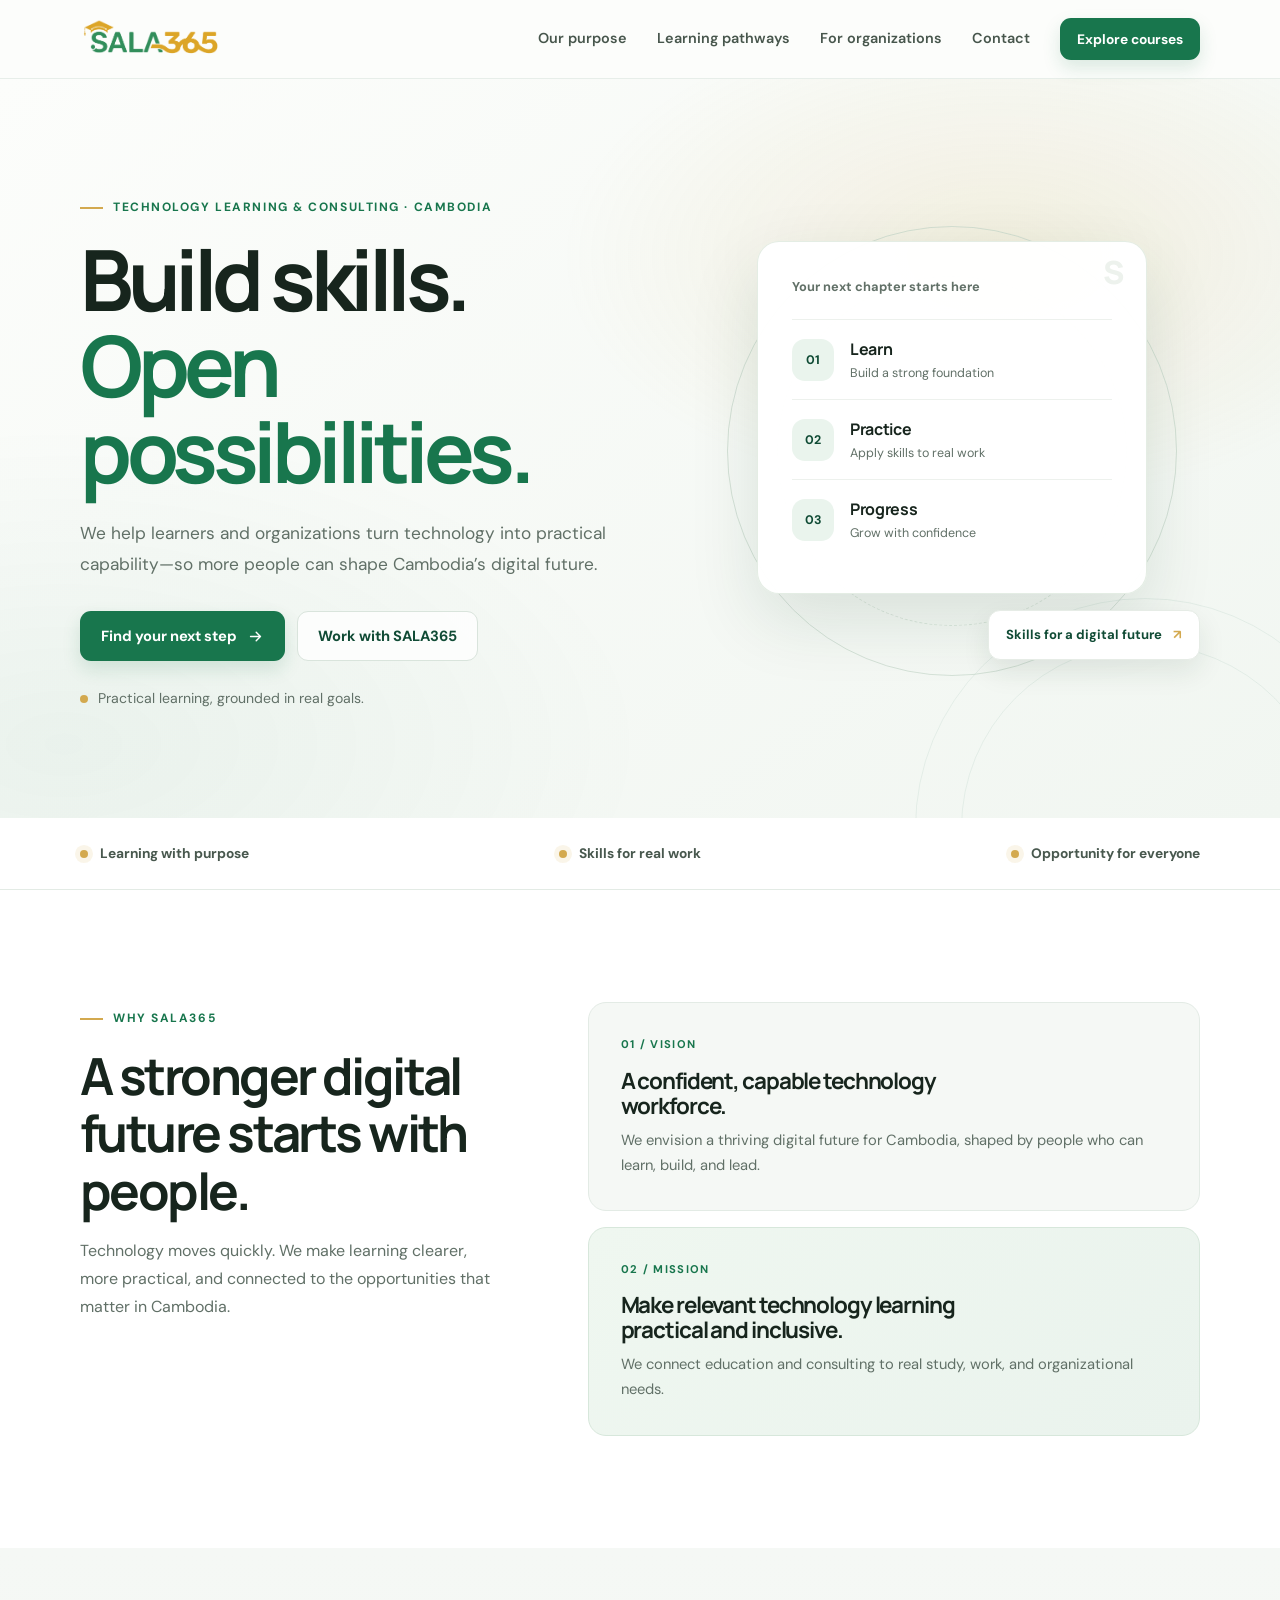
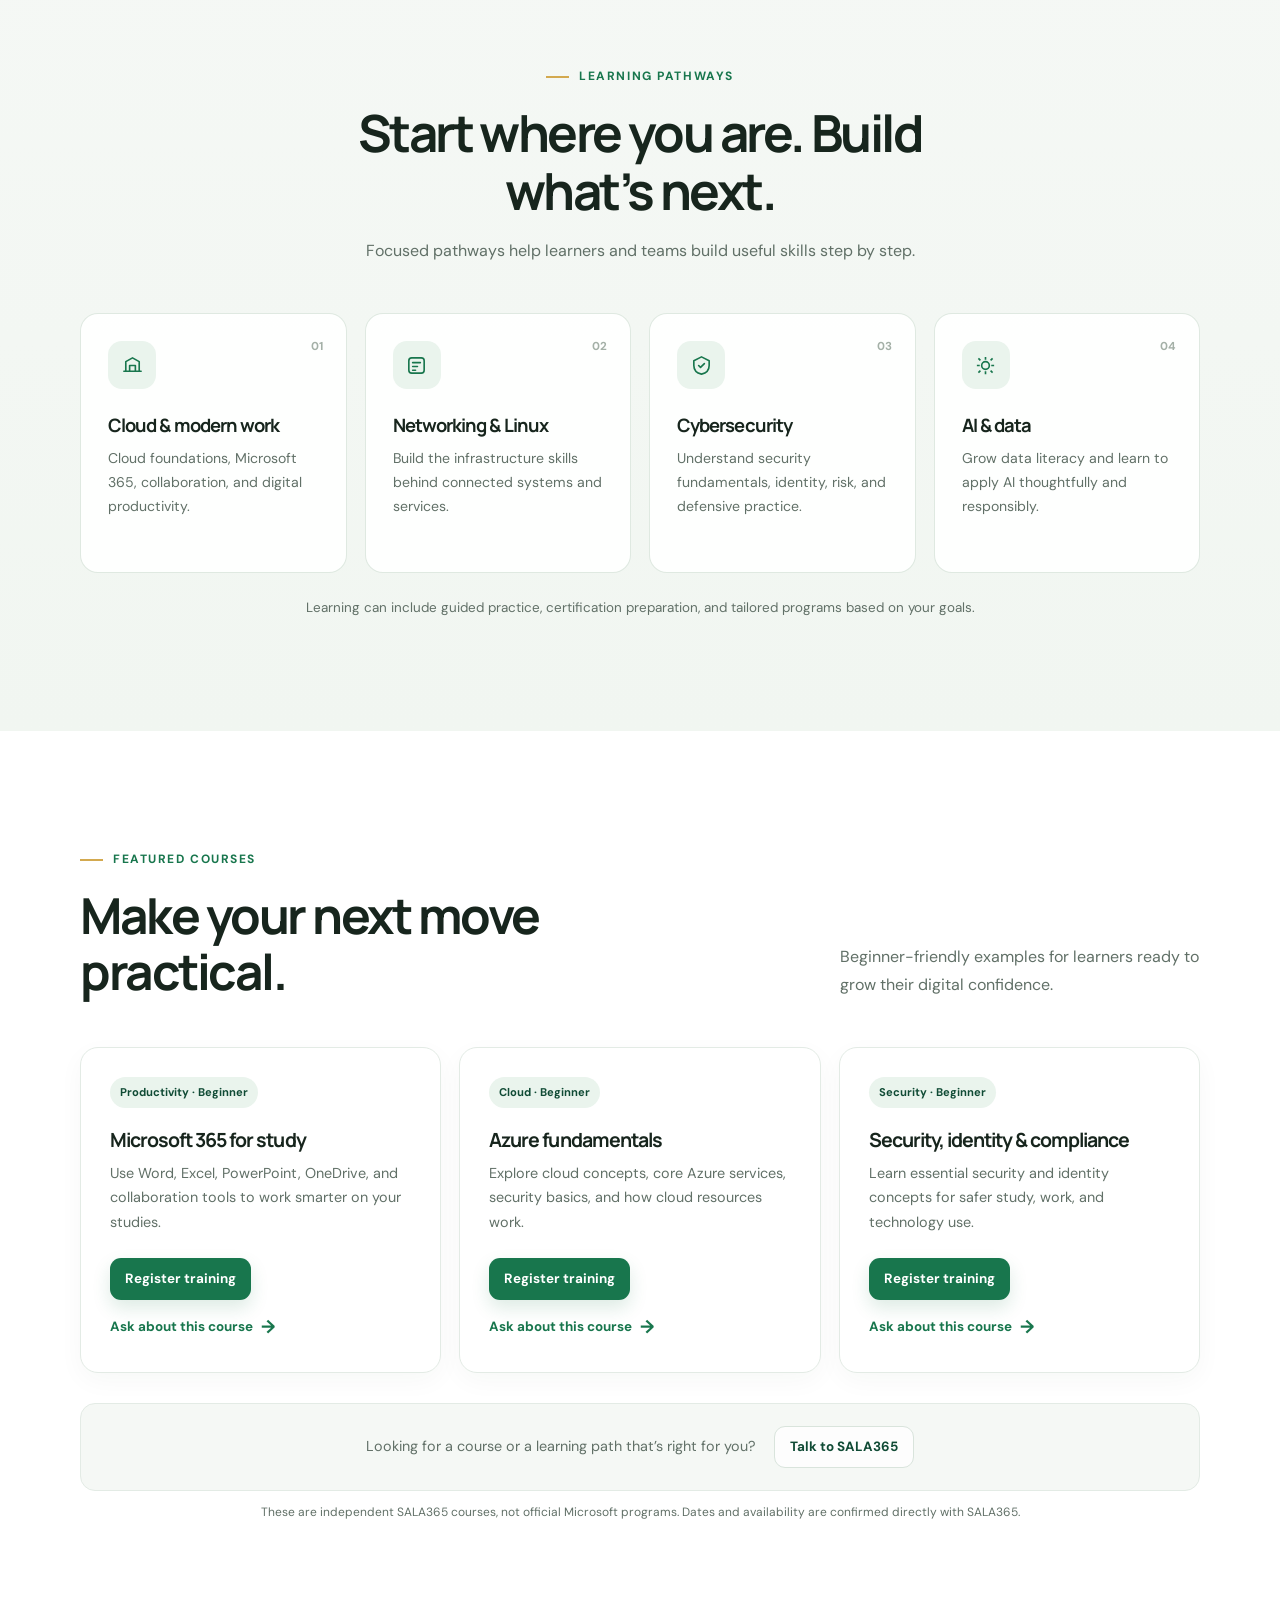
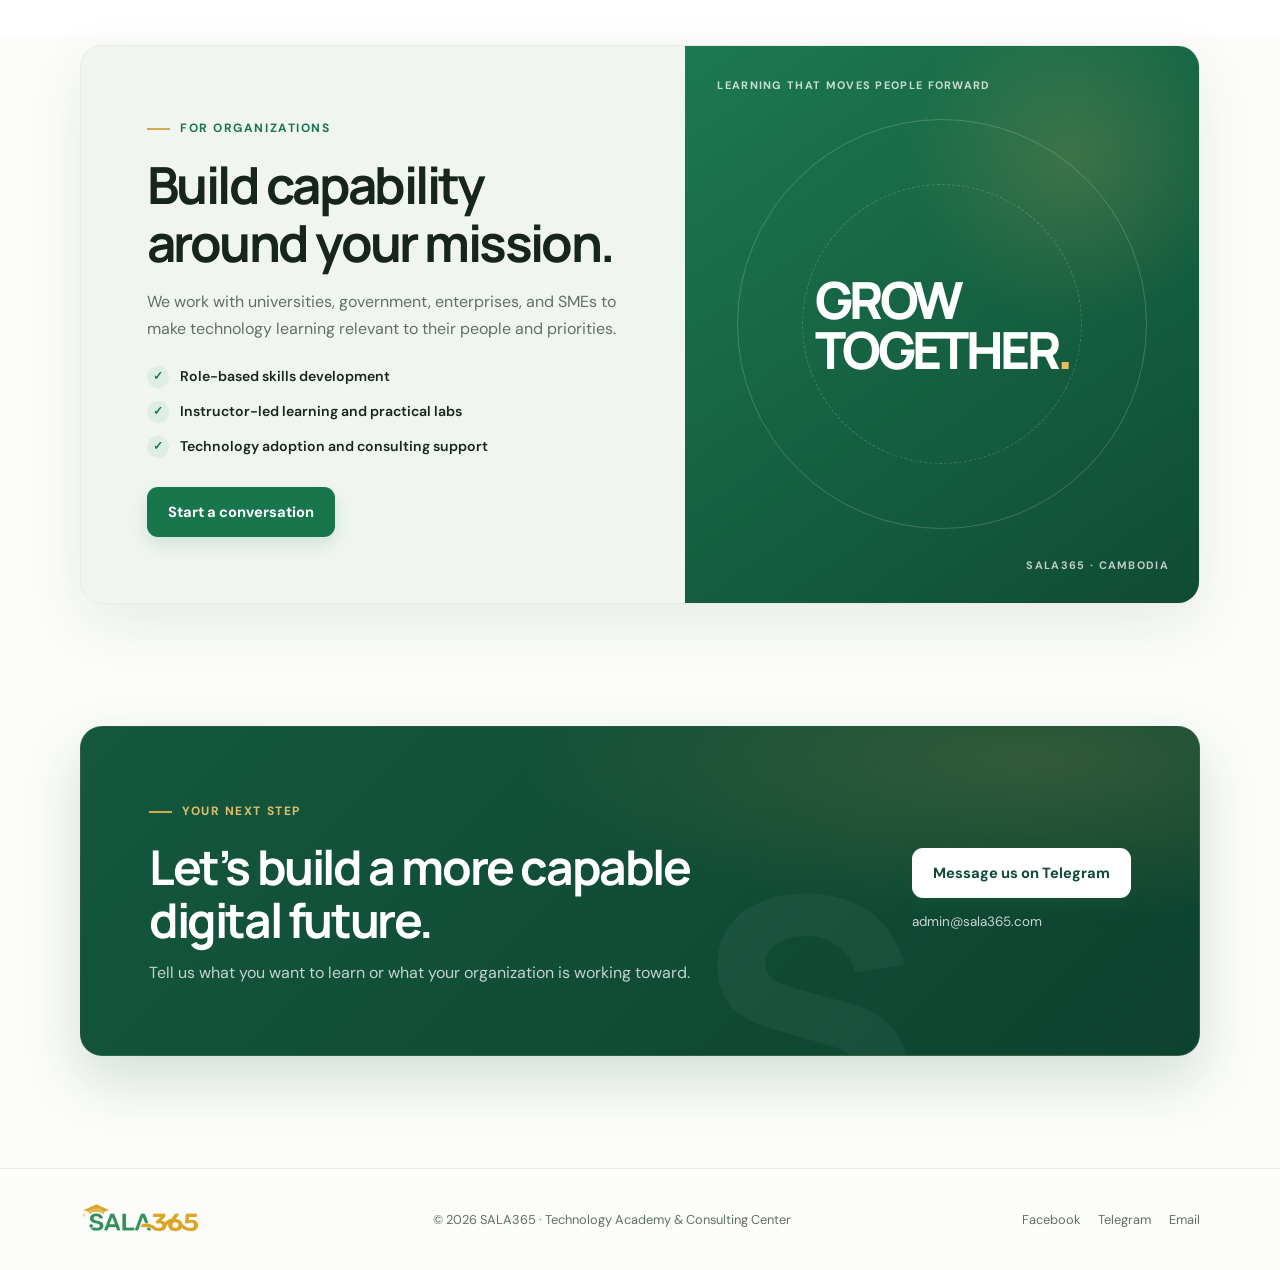
<file: index.html>
<!doctype html>
<html lang="en">
<head>
  <meta charset="utf-8">
  <meta name="viewport" content="width=device-width, initial-scale=1">
  <meta name="theme-color" content="#f7f8f5">
  <meta name="description" content="SALA365 helps people and organizations in Cambodia build practical technology skills and a confident digital future.">
  <title>SALA365 | Practical technology learning for Cambodia</title>
  <link rel="preconnect" href="https://fonts.googleapis.com">
  <link rel="preconnect" href="https://fonts.gstatic.com" crossorigin>
  <link href="https://fonts.googleapis.com/css2?family=DM+Sans:wght@400;500;600;700&family=Manrope:wght@500;600;700;800&display=swap" rel="stylesheet">
  <link rel="stylesheet" href="/style.css?v=8">
</head>
<body>
  <header class="site-header">
    <div class="container nav">
      <a class="brand" href="#home" aria-label="SALA365 home">
        <img src="/logo.png" alt="SALA365">
      </a>
      <button class="menu-toggle" type="button" aria-label="Open navigation menu" aria-expanded="false" aria-controls="primary-navigation">
        <svg viewBox="0 0 24 24" fill="none" stroke="currentColor" stroke-width="1.8" aria-hidden="true">
          <path d="M4 7h16M4 12h16M4 17h16" stroke-linecap="round"></path>
        </svg>
      </button>
      <nav class="nav-links" id="primary-navigation" aria-label="Main navigation">
        <a href="#mission">Our purpose</a>
        <a href="#pathways">Learning pathways</a>
        <a href="#organizations">For organizations</a>
        <a href="#contact">Contact</a>
        <a class="button nav-cta" href="#courses">Explore courses</a>
      </nav>
    </div>
  </header>

  <main>
    <section class="hero" id="home">
      <div class="container hero-grid">
        <div class="hero-copy">
          <p class="eyebrow">Technology learning &amp; consulting · Cambodia</p>
          <h1>Build skills.<br><span>Open possibilities.</span></h1>
          <p class="hero-description">We help learners and organizations turn technology into practical capability—so more people can shape Cambodia’s digital future.</p>
          <div class="hero-actions">
            <a class="button" href="#courses">
              Find your next step
              <svg class="arrow" viewBox="0 0 24 24" fill="none" stroke="currentColor" stroke-width="2" aria-hidden="true"><path d="M5 12h14M13 6l6 6-6 6" stroke-linecap="round" stroke-linejoin="round"></path></svg>
            </a>
            <a class="button button-secondary" href="#organizations">Work with SALA365</a>
          </div>
          <p class="hero-note"><span class="note-dot" aria-hidden="true"></span> Practical learning, grounded in real goals.</p>
        </div>
        <div class="hero-visual" aria-label="SALA365 approach: learn, practice, progress">
          <div class="visual-orbit orbit-one"></div>
          <div class="visual-orbit orbit-two"></div>
          <div class="hero-card">
            <span class="card-kicker">Your next chapter starts here</span>
            <div class="journey-step"><span>01</span><div><strong>Learn</strong><small>Build a strong foundation</small></div></div>
            <div class="journey-step"><span>02</span><div><strong>Practice</strong><small>Apply skills to real work</small></div></div>
            <div class="journey-step"><span>03</span><div><strong>Progress</strong><small>Grow with confidence</small></div></div>
            <div class="card-mark" aria-hidden="true">S</div>
          </div>
          <span class="floating-note">Skills for a digital future <span aria-hidden="true">↗</span></span>
        </div>
      </div>
      <div class="hero-glow" aria-hidden="true"></div>
    </section>

    <section class="principles" aria-label="What guides our work">
      <div class="container principles-row">
        <span>Learning with purpose</span>
        <span>Skills for real work</span>
        <span>Opportunity for everyone</span>
      </div>
    </section>

    <section class="section purpose-section" id="mission">
      <div class="container purpose-layout">
        <div class="section-intro">
          <p class="eyebrow">Why SALA365</p>
          <h2>A stronger digital future starts with people.</h2>
          <p>Technology moves quickly. We make learning clearer, more practical, and connected to the opportunities that matter in Cambodia.</p>
        </div>
        <div class="purpose-cards">
          <article class="purpose-card">
            <span class="card-index">01 / VISION</span>
            <h3>A confident, capable technology workforce.</h3>
            <p>We envision a thriving digital future for Cambodia, shaped by people who can learn, build, and lead.</p>
          </article>
          <article class="purpose-card purpose-card-accent">
            <span class="card-index">02 / MISSION</span>
            <h3>Make relevant technology learning practical and inclusive.</h3>
            <p>We connect education and consulting to real study, work, and organizational needs.</p>
          </article>
        </div>
      </div>
    </section>

    <section class="section pathways-section" id="pathways">
      <div class="container">
        <div class="section-heading">
          <p class="eyebrow">Learning pathways</p>
          <h2>Start where you are. Build what’s next.</h2>
          <p>Focused pathways help learners and teams build useful skills step by step.</p>
        </div>
        <div class="pathway-grid">
          <article class="pathway-card">
            <span class="pathway-number">01</span>
            <div class="pathway-icon" aria-hidden="true"><svg viewBox="0 0 24 24" fill="none" stroke="currentColor" stroke-width="1.7"><path d="M5 18V8l7-4 7 4v10M9 18v-6h6v6M3 18h18" stroke-linecap="round" stroke-linejoin="round"></path></svg></div>
            <h3>Cloud &amp; modern work</h3>
            <p>Cloud foundations, Microsoft 365, collaboration, and digital productivity.</p>
          </article>
          <article class="pathway-card">
            <span class="pathway-number">02</span>
            <div class="pathway-icon" aria-hidden="true"><svg viewBox="0 0 24 24" fill="none" stroke="currentColor" stroke-width="1.7"><rect x="4" y="4" width="16" height="16" rx="3"></rect><path d="M8 9h8M8 13h5M8 17h3" stroke-linecap="round"></path></svg></div>
            <h3>Networking &amp; Linux</h3>
            <p>Build the infrastructure skills behind connected systems and services.</p>
          </article>
          <article class="pathway-card">
            <span class="pathway-number">03</span>
            <div class="pathway-icon" aria-hidden="true"><svg viewBox="0 0 24 24" fill="none" stroke="currentColor" stroke-width="1.7"><path d="M12 3 4 7v5c0 5 3.4 8 8 9 4.6-1 8-4 8-9V7l-8-4Z" stroke-linejoin="round"></path><path d="m9 12 2 2 4-4" stroke-linecap="round" stroke-linejoin="round"></path></svg></div>
            <h3>Cybersecurity</h3>
            <p>Understand security fundamentals, identity, risk, and defensive practice.</p>
          </article>
          <article class="pathway-card">
            <span class="pathway-number">04</span>
            <div class="pathway-icon" aria-hidden="true"><svg viewBox="0 0 24 24" fill="none" stroke="currentColor" stroke-width="1.7"><path d="M12 3v3m0 12v3M4.6 4.6l2.1 2.1m10.6 10.6 2.1 2.1M3 12h3m12 0h3M4.6 19.4l2.1-2.1M17.3 6.7l2.1-2.1"></path><circle cx="12" cy="12" r="4"></circle></svg></div>
            <h3>AI &amp; data</h3>
            <p>Grow data literacy and learn to apply AI thoughtfully and responsibly.</p>
          </article>
        </div>
        <p class="pathway-note">Learning can include guided practice, certification preparation, and tailored programs based on your goals.</p>
      </div>
    </section>

    <section class="section courses-section" id="courses">
      <div class="container">
        <div class="section-heading section-heading-row">
          <div>
            <p class="eyebrow">Featured courses</p>
            <h2>Make your next move practical.</h2>
          </div>
          <p>Beginner-friendly examples for learners ready to grow their digital confidence.</p>
        </div>
        <div class="course-grid">
          <article class="course-card">
            <span class="course-label">Productivity · Beginner</span>
            <h3>Microsoft 365 for study</h3>
            <p>Use Word, Excel, PowerPoint, OneDrive, and collaboration tools to work smarter on your studies.</p>
            <div class="course-actions">
              <a class="button" href="https://forms.cloud.microsoft/r/iywsNMEwHw" target="_blank" rel="noopener noreferrer">Register training</a>
              <a class="text-link" href="https://t.me/Sala365Bot?start=student-m365" target="_blank" rel="noopener noreferrer">Ask about this course <span aria-hidden="true">→</span></a>
            </div>
          </article>
          <article class="course-card">
            <span class="course-label">Cloud · Beginner</span>
            <h3>Azure fundamentals</h3>
            <p>Explore cloud concepts, core Azure services, security basics, and how cloud resources work.</p>
            <div class="course-actions">
              <a class="button" href="https://forms.cloud.microsoft/r/iywsNMEwHw" target="_blank" rel="noopener noreferrer">Register training</a>
              <a class="text-link" href="https://t.me/Sala365Bot?start=student-azure" target="_blank" rel="noopener noreferrer">Ask about this course <span aria-hidden="true">→</span></a>
            </div>
          </article>
          <article class="course-card">
            <span class="course-label">Security · Beginner</span>
            <h3>Security, identity &amp; compliance</h3>
            <p>Learn essential security and identity concepts for safer study, work, and technology use.</p>
            <div class="course-actions">
              <a class="button" href="https://forms.cloud.microsoft/r/iywsNMEwHw" target="_blank" rel="noopener noreferrer">Register training</a>
              <a class="text-link" href="https://t.me/Sala365Bot?start=student-security" target="_blank" rel="noopener noreferrer">Ask about this course <span aria-hidden="true">→</span></a>
            </div>
          </article>
        </div>
        <div class="course-cta">
          <p>Looking for a course or a learning path that’s right for you?</p>
          <a class="button button-secondary" href="https://t.me/Sala365Bot" target="_blank" rel="noopener noreferrer">Talk to SALA365</a>
        </div>
        <p class="course-disclaimer">These are independent SALA365 courses, not official Microsoft programs. Dates and availability are confirmed directly with SALA365.</p>
      </div>
    </section>

    <section class="section organizations-section" id="organizations">
      <div class="container organization-panel">
        <div class="organization-copy">
          <p class="eyebrow">For organizations</p>
          <h2>Build capability around your mission.</h2>
          <p>We work with universities, government, enterprises, and SMEs to make technology learning relevant to their people and priorities.</p>
          <ul class="organization-list">
            <li><span aria-hidden="true">✓</span> Role-based skills development</li>
            <li><span aria-hidden="true">✓</span> Instructor-led learning and practical labs</li>
            <li><span aria-hidden="true">✓</span> Technology adoption and consulting support</li>
          </ul>
          <a class="button" href="mailto:admin@sala365.com?subject=Let%27s%20work%20together%20-%20SALA365">Start a conversation</a>
        </div>
        <div class="organization-art" aria-hidden="true">
          <span class="art-caption">Learning that moves people forward</span>
          <div class="art-circle circle-large"></div>
          <div class="art-circle circle-small"></div>
          <div class="art-word">GROW<br>TOGETHER<span>.</span></div>
          <span class="art-coordinate">SALA365 · CAMBODIA</span>
        </div>
      </div>
    </section>

    <section class="section contact-section" id="contact">
      <div class="container contact-panel">
        <div>
          <p class="eyebrow">Your next step</p>
          <h2>Let’s build a more capable digital future.</h2>
          <p>Tell us what you want to learn or what your organization is working toward.</p>
        </div>
        <div class="contact-actions">
          <a class="button button-light" href="https://t.me/Sala365Bot" target="_blank" rel="noopener noreferrer">Message us on Telegram</a>
          <a class="contact-email" href="mailto:admin@sala365.com">admin@sala365.com</a>
        </div>
        <span class="contact-decoration" aria-hidden="true">S</span>
      </div>
    </section>
  </main>

  <footer class="site-footer">
    <div class="container footer-row">
      <a class="brand footer-brand" href="#home" aria-label="SALA365 home"><img src="/logo.png" alt="SALA365"></a>
      <p class="footer-note">&copy; <span id="current-year"></span> SALA365 · Technology Academy &amp; Consulting Center</p>
      <div class="footer-links">
        <a href="https://www.facebook.com/sala365Cambodia" target="_blank" rel="noopener noreferrer">Facebook</a>
        <a href="https://t.me/Sala365Bot" target="_blank" rel="noopener noreferrer">Telegram</a>
        <a href="mailto:admin@sala365.com">Email</a>
      </div>
    </div>
  </footer>
  <script src="/script.js?v=6" defer></script>
</body>
</html>
</file>
<file: style.css>
:root {
  color-scheme: light;
  --green: #18764d;
  --green-dark: #104b35;
  --green-pale: #eaf4ed;
  --gold: #d3a94f;
  --ink: #17251d;
  --muted: #617067;
  --line: #e3ebe5;
  --surface: #f5f8f5;
  --white: #fff;
  --radius: 20px;
  --shadow: 0 20px 60px rgba(20, 54, 37, .09);
  --shadow-hover: 0 24px 60px rgba(20, 54, 37, .13);
}

*, *::before, *::after { box-sizing: border-box; }
html { scroll-behavior: smooth; scroll-padding-top: 88px; }
body {
  margin: 0;
  background: #fcfdfb;
  color: var(--ink);
  font-family: "DM Sans", sans-serif;
  line-height: 1.65;
  -webkit-font-smoothing: antialiased;
}
a { color: inherit; }
button { font: inherit; }
img { max-width: 100%; }
h1, h2, h3, p { margin-top: 0; }
h1, h2, h3 { font-family: "Manrope", sans-serif; letter-spacing: -.05em; line-height: 1.12; }
.container { width: min(1120px, calc(100% - 48px)); margin-inline: auto; }
.section { padding: clamp(76px, 9vw, 112px) 0; }
.eyebrow {
  display: inline-flex;
  align-items: center;
  gap: 10px;
  margin: 0 0 18px;
  color: var(--green);
  font-size: .75rem;
  font-weight: 700;
  letter-spacing: .13em;
  text-transform: uppercase;
}
.eyebrow::before { width: 23px; height: 2px; background: var(--gold); content: ""; }
.button {
  display: inline-flex;
  min-height: 50px;
  align-items: center;
  justify-content: center;
  gap: 10px;
  padding: 12px 20px;
  border: 1px solid transparent;
  border-radius: 11px;
  background: var(--green);
  color: var(--white);
  font-size: .92rem;
  font-weight: 700;
  text-decoration: none;
  box-shadow: 0 8px 18px rgba(24, 118, 77, .15);
  transition: background .2s ease, transform .2s ease, border-color .2s ease, box-shadow .2s ease;
}
.button:hover { transform: translateY(-2px); background: var(--green-dark); box-shadow: 0 12px 24px rgba(24, 118, 77, .2); }
.button-secondary { border-color: #d9e4dc; background: rgba(255, 255, 255, .8); color: var(--green-dark); box-shadow: none; }
.button-secondary:hover { border-color: var(--green); background: var(--green-pale); box-shadow: none; }
.button:focus-visible, a:focus-visible, button:focus-visible { outline: 3px solid rgba(211, 169, 79, .8); outline-offset: 3px; }
.arrow { width: 17px; height: 17px; flex: none; }

.site-header {
  position: sticky;
  z-index: 20;
  top: 0;
  border-bottom: 1px solid rgba(227, 235, 229, .8);
  background: rgba(252, 253, 251, .9);
  backdrop-filter: blur(18px);
}
.nav { display: flex; min-height: 78px; align-items: center; justify-content: space-between; gap: 24px; }
.brand { display: inline-flex; align-items: center; text-decoration: none; }
.brand img { display: block; width: 142px; height: auto; }
.nav-links { display: flex; align-items: center; gap: 30px; }
.nav-links a:not(.button) { color: #47564c; font-size: .9rem; font-weight: 600; text-decoration: none; }
.nav-links a:not(.button):hover { color: var(--green); }
.nav-cta { min-height: 42px; padding: 9px 16px; font-size: .86rem; }
.menu-toggle {
  display: none;
  width: 44px;
  height: 44px;
  align-items: center;
  justify-content: center;
  border: 1px solid var(--line);
  border-radius: 9px;
  background: var(--white);
  color: var(--ink);
  cursor: pointer;
}
.menu-toggle svg { width: 22px; height: 22px; }

.hero {
  position: relative;
  overflow: hidden;
  padding: clamp(72px, 9vw, 112px) 0 clamp(76px, 9vw, 108px);
  background:
    radial-gradient(ellipse at 78% 24%, rgba(211, 169, 79, .14), transparent 31%),
    radial-gradient(ellipse at 5% 90%, rgba(24, 118, 77, .06), transparent 34%),
    linear-gradient(145deg, #fcfdfb 0%, #f1f6f1 100%);
}
.hero-grid { position: relative; z-index: 1; display: grid; align-items: center; gap: clamp(42px, 6vw, 76px); grid-template-columns: 1.05fr .95fr; }
.hero-copy { max-width: 640px; }
.hero h1 { max-width: 700px; margin-bottom: 24px; font-size: clamp(3.25rem, 6.6vw, 5.65rem); letter-spacing: -.065em; line-height: 1.02; }
.hero h1 span { color: var(--green); }
.hero-description { max-width: 570px; margin-bottom: 32px; color: var(--muted); font-size: clamp(1rem, 1.35vw, 1.12rem); line-height: 1.75; }
.hero-actions { display: flex; flex-wrap: wrap; gap: 12px; }
.hero-note { display: flex; align-items: center; gap: 10px; margin: 26px 0 0; color: var(--muted); font-size: .88rem; }
.note-dot { width: 8px; height: 8px; border-radius: 50%; background: var(--gold); }
.hero-visual { position: relative; display: flex; min-height: 450px; flex-direction: column; align-items: center; justify-content: center; }
.visual-orbit { position: absolute; aspect-ratio: 1; border: 1px solid rgba(199, 216, 202, .7); border-radius: 50%; }
.orbit-one { width: min(450px, 100%); }
.orbit-two { width: min(350px, 78%); border-style: dashed; opacity: .8; }
.hero-card {
  position: relative;
  z-index: 1;
  width: min(390px, 88%);
  padding: clamp(25px, 3vw, 34px);
  border: 1px solid rgba(225, 235, 226, .9);
  border-radius: 22px;
  background: rgba(255, 255, 255, .97);
  box-shadow: 0 25px 70px rgba(20, 54, 37, .12);
}
.card-kicker { display: block; margin-bottom: 22px; color: var(--muted); font-size: .8rem; font-weight: 700; }
.journey-step { display: flex; align-items: center; gap: 16px; padding: 16px 0; border-top: 1px solid #edf1ed; }
.journey-step > span { display: grid; width: 42px; height: 42px; flex: none; place-items: center; border-radius: 13px; background: var(--green-pale); color: var(--green-dark); font-size: .78rem; font-weight: 700; }
.journey-step strong, .journey-step small { display: block; }
.journey-step strong { font-family: "Manrope", sans-serif; font-size: 1rem; letter-spacing: -.02em; }
.journey-step small { color: var(--muted); font-size: .78rem; }
.card-mark { position: absolute; top: 18px; right: 22px; color: #edf2ed; font-family: "Manrope", sans-serif; font-size: 2rem; font-weight: 800; line-height: .8; }
.floating-note { position: relative; z-index: 2; align-self: flex-end; margin-top: 16px; padding: 13px 17px; border: 1px solid #e6ece6; border-radius: 12px; background: var(--white); box-shadow: 0 12px 28px rgba(20, 54, 37, .09); color: var(--green-dark); font-size: .82rem; font-weight: 700; }
.floating-note span { margin-left: 8px; color: var(--gold); }
.hero-glow { position: absolute; right: -95px; bottom: -240px; width: 460px; height: 460px; border: 1px solid rgba(23, 107, 72, .07); border-radius: 50%; }
.hero-glow::before { position: absolute; inset: 45px; border: inherit; border-radius: 50%; content: ""; }

.principles { padding: 24px 0; border-bottom: 1px solid var(--line); background: var(--white); }
.principles-row { display: flex; justify-content: space-between; gap: 24px; color: #48584e; font-size: .86rem; font-weight: 700; }
.principles-row span { display: flex; align-items: center; gap: 12px; }
.principles-row span::before { width: 8px; height: 8px; border-radius: 50%; background: var(--gold); box-shadow: 0 0 0 5px rgba(211, 169, 79, .12); content: ""; }

.purpose-section { background: var(--white); }
.purpose-layout { display: grid; align-items: start; gap: clamp(40px, 7vw, 82px); grid-template-columns: .82fr 1.18fr; }
.section-intro { max-width: 420px; }
.section-intro h2, .section-heading h2, .organization-copy h2, .contact-panel h2 { margin-bottom: 18px; font-size: clamp(2.15rem, 4vw, 3.35rem); }
.section-intro > p:last-child, .section-heading > p:last-child { color: var(--muted); line-height: 1.75; }
.purpose-cards { display: grid; gap: 16px; }
.purpose-card { padding: clamp(25px, 3vw, 32px); border: 1px solid var(--line); border-radius: 18px; background: var(--surface); }
.purpose-card-accent { border-color: #d7e7db; background: linear-gradient(135deg, #eff7f0, #eaf3ed); }
.card-index { display: block; margin-bottom: 14px; color: var(--green); font-size: .7rem; font-weight: 700; letter-spacing: .12em; }
.purpose-card h3 { max-width: 420px; margin-bottom: 10px; font-size: 1.4rem; }
.purpose-card p { max-width: 540px; margin: 0; color: var(--muted); font-size: .92rem; line-height: 1.7; }

.pathways-section { background: linear-gradient(180deg, #f5f8f5, #f1f6f1); }
.section-heading { max-width: 700px; margin: 0 auto 48px; text-align: center; }
.section-heading > p:last-child { margin-bottom: 0; }
.pathway-grid { display: grid; gap: 18px; grid-template-columns: repeat(4, 1fr); }
.pathway-card { position: relative; min-height: 260px; padding: 27px; border: 1px solid rgba(222, 232, 224, .95); border-radius: 18px; background: rgba(255, 255, 255, .92); transition: transform .2s ease, box-shadow .2s ease, border-color .2s ease; }
.pathway-card:hover { transform: translateY(-4px); border-color: #cbdccf; box-shadow: var(--shadow-hover); }
.pathway-number { position: absolute; top: 23px; right: 23px; color: #a4b0a7; font-size: .72rem; font-weight: 700; }
.pathway-icon { display: grid; width: 48px; height: 48px; margin-bottom: 26px; place-items: center; border-radius: 14px; background: var(--green-pale); color: var(--green); }
.pathway-icon svg { width: 23px; height: 23px; }
.pathway-card h3 { margin-bottom: 11px; font-size: 1.15rem; }
.pathway-card p { margin: 0; color: var(--muted); font-size: .88rem; line-height: 1.7; }
.pathway-note { margin: 24px 0 0; color: var(--muted); font-size: .84rem; text-align: center; }

.courses-section { background: var(--white); }
.section-heading-row { display: flex; max-width: none; align-items: end; justify-content: space-between; gap: 40px; text-align: left; }
.section-heading-row > div { max-width: 570px; }
.section-heading-row h2 { margin-bottom: 0; font-size: clamp(2rem, 4vw, 3.1rem); }
.section-heading-row > p { max-width: 360px; margin: 0 0 5px; }
.course-grid { display: grid; gap: 18px; grid-template-columns: repeat(3, 1fr); }
.course-card { display: flex; min-height: 280px; flex-direction: column; padding: 29px; border: 1px solid var(--line); border-radius: 18px; background: var(--white); box-shadow: 0 8px 26px rgba(20, 54, 37, .035); transition: transform .2s ease, box-shadow .2s ease, border-color .2s ease; }
.course-card:hover { transform: translateY(-3px); border-color: #cfdfd2; box-shadow: var(--shadow); }
.course-label { display: inline-flex; align-self: flex-start; margin-bottom: 21px; padding: 6px 10px; border-radius: 99px; background: var(--green-pale); color: var(--green-dark); font-size: .7rem; font-weight: 700; }
.course-card h3 { margin-bottom: 10px; font-size: 1.22rem; }
.course-card p { margin-bottom: 24px; color: var(--muted); font-size: .9rem; line-height: 1.7; }
.course-actions { display: grid; justify-items: start; gap: 12px; margin-top: auto; }
.course-card .button { min-height: 42px; padding: 9px 14px; font-size: .84rem; }
.text-link { display: inline-flex; align-items: center; gap: 8px; color: var(--green); font-size: .84rem; font-weight: 700; text-decoration: none; }
.text-link:hover { color: var(--green-dark); }
.text-link span { font-size: 1.15rem; transition: transform .2s ease; }
.text-link:hover span { transform: translateX(3px); }
.course-cta { display: flex; align-items: center; justify-content: center; gap: 18px; margin-top: 30px; padding: 22px; border: 1px solid var(--line); border-radius: 15px; background: var(--surface); }
.course-cta p { margin: 0; color: var(--muted); font-size: .9rem; }
.course-cta .button { min-height: 42px; padding: 9px 15px; font-size: .84rem; }
.course-disclaimer { margin: 12px 0 0; color: var(--muted); font-size: .75rem; text-align: center; }

.organizations-section { padding-top: 10px; }
.organization-panel { display: grid; overflow: hidden; grid-template-columns: 1fr .85fr; border: 1px solid #e6ede7; border-radius: 22px; background: #f1f5f1; box-shadow: var(--shadow); }
.organization-copy { padding: clamp(32px, 6vw, 66px); }
.organization-copy > p:not(.eyebrow) { max-width: 520px; margin-bottom: 23px; color: var(--muted); }
.organization-list { display: grid; gap: 12px; margin: 0 0 28px; padding: 0; list-style: none; }
.organization-list li { display: flex; align-items: center; gap: 11px; font-size: .88rem; font-weight: 600; }
.organization-list li span { display: grid; width: 22px; height: 22px; flex: none; place-items: center; border-radius: 50%; background: #dfeee3; color: var(--green); font-size: .73rem; font-weight: 700; }
.organization-art { position: relative; display: flex; min-height: 460px; align-items: center; justify-content: center; overflow: hidden; background: radial-gradient(circle at 75% 20%, rgba(211, 169, 79, .2), transparent 28%), linear-gradient(145deg, #1c7951, #104b35); color: var(--white); }
.art-caption, .art-coordinate { position: absolute; z-index: 1; font-size: .68rem; font-weight: 700; letter-spacing: .12em; text-transform: uppercase; }
.art-caption { top: 31px; left: 32px; opacity: .76; }
.art-coordinate { right: 30px; bottom: 28px; opacity: .72; }
.art-circle { position: absolute; aspect-ratio: 1; border: 1px solid rgba(255, 255, 255, .19); border-radius: 50%; }
.circle-large { width: 410px; }
.circle-small { width: 280px; border-style: dashed; }
.art-word { position: relative; z-index: 1; font-family: "Manrope", sans-serif; font-size: clamp(2.4rem, 4vw, 3.4rem); font-weight: 800; letter-spacing: -.07em; line-height: .98; }
.art-word span { color: #e7bd60; }

.contact-section { padding-top: 10px; }
.contact-panel { position: relative; display: flex; align-items: center; justify-content: space-between; gap: 34px; overflow: hidden; padding: clamp(34px, 6vw, 68px); border: 1px solid rgba(255, 255, 255, .08); border-radius: 22px; background: radial-gradient(ellipse at 85% 10%, rgba(211, 169, 79, .18), transparent 38%), linear-gradient(135deg, #14583e, #0d422f); box-shadow: 0 24px 60px rgba(14, 76, 52, .18); color: var(--white); }
.contact-panel .eyebrow { color: #e1be6a; }
.contact-panel h2 { max-width: 610px; margin-bottom: 13px; font-size: clamp(2rem, 4vw, 3rem); }
.contact-panel > div:first-child > p:last-child { max-width: 570px; margin: 0; color: rgba(255, 255, 255, .75); }
.contact-actions { position: relative; z-index: 1; display: grid; flex: none; justify-items: start; gap: 13px; }
.button-light { background: var(--white); color: var(--green-dark); }
.button-light:hover { background: #eaf3ed; color: var(--green-dark); }
.contact-email { color: rgba(255, 255, 255, .78); font-size: .84rem; text-decoration: none; }
.contact-email:hover { color: var(--white); text-decoration: underline; text-underline-offset: 3px; }
.contact-decoration { position: absolute; right: 25%; bottom: -125px; color: rgba(255, 255, 255, .045); font-family: "Manrope", sans-serif; font-size: 21rem; font-weight: 800; line-height: 1; }

.site-footer { padding: 34px 0; border-top: 1px solid var(--line); background: #fcfdfb; }
.footer-row { display: flex; align-items: center; justify-content: space-between; gap: 22px; }
.footer-brand img { width: 122px; }
.footer-note { margin: 0; color: var(--muted); font-size: .8rem; }
.footer-links { display: flex; gap: 18px; }
.footer-links a { color: var(--muted); font-size: .8rem; text-decoration: none; }
.footer-links a:hover { color: var(--green); }

@media (max-width: 960px) {
  .nav { min-height: 70px; }
  .menu-toggle { display: inline-flex; }
  .nav-links {
    position: absolute;
    top: calc(100% + 1px);
    right: 0;
    left: 0;
    display: none;
    align-items: stretch;
    gap: 0;
    padding: 10px 24px 20px;
    border-bottom: 1px solid var(--line);
    background: var(--white);
  }
  .nav-links.is-open { display: flex; flex-direction: column; }
  .nav-links a:not(.button) { padding: 12px 4px; border-bottom: 1px solid #f0f3f0; }
  .nav-links .nav-cta { align-self: flex-start; margin-top: 14px; }
  .hero-grid { gap: 35px; grid-template-columns: 1fr .9fr; }
  .hero h1 { font-size: clamp(3rem, 6vw, 4.5rem); }
  .purpose-layout { gap: 40px; grid-template-columns: .8fr 1.2fr; }
  .pathway-grid { grid-template-columns: repeat(2, 1fr); }
  .organization-art { min-height: 390px; }
  .footer-row { flex-wrap: wrap; }
}

@media (max-width: 800px) {
  .hero-grid { grid-template-columns: 1fr; }
  .hero-copy { max-width: 700px; }
  .hero-visual { min-height: 390px; }
}

@media (max-width: 680px) {
  html { scroll-padding-top: 72px; }
  .container { width: min(100% - 36px, 560px); }
  .section { padding: 72px 0; }
  .brand img { width: 128px; }
  .hero { padding: 58px 0 48px; }
  .hero-grid { gap: 25px; grid-template-columns: 1fr; }
  .hero h1 { font-size: clamp(2.85rem, 12.5vw, 4.2rem); }
  .hero-description { font-size: 1rem; }
  .hero-visual { min-height: 350px; }
  .principles-row { align-items: flex-start; flex-direction: column; gap: 10px; font-size: .81rem; }
  .purpose-layout { gap: 28px; grid-template-columns: 1fr; }
  .section-intro { max-width: 520px; }
  .section-intro h2, .section-heading h2, .organization-copy h2 { font-size: 2.2rem; }
  .section-heading { margin-bottom: 32px; text-align: left; }
  .pathway-grid, .course-grid { grid-template-columns: 1fr; }
  .pathway-card { min-height: 0; }
  .course-card { min-height: 0; }
  .section-heading-row { align-items: flex-start; flex-direction: column; gap: 14px; }
  .section-heading-row h2 { font-size: 2.2rem; }
  .course-cta { align-items: flex-start; flex-direction: column; }
  .organization-panel { grid-template-columns: 1fr; }
  .organization-copy { padding: 32px 25px 38px; }
  .organization-art { min-height: 330px; }
  .contact-panel { align-items: flex-start; flex-direction: column; padding: 32px 25px; }
  .contact-actions { gap: 11px; }
  .contact-decoration { right: -30px; bottom: -75px; font-size: 15rem; }
  .footer-row { align-items: flex-start; flex-direction: column; gap: 15px; }
  .footer-links { gap: 15px; }
}

@media (prefers-reduced-motion: reduce) {
  *, *::before, *::after { scroll-behavior: auto !important; transition-duration: .01ms !important; }
}
</file>
